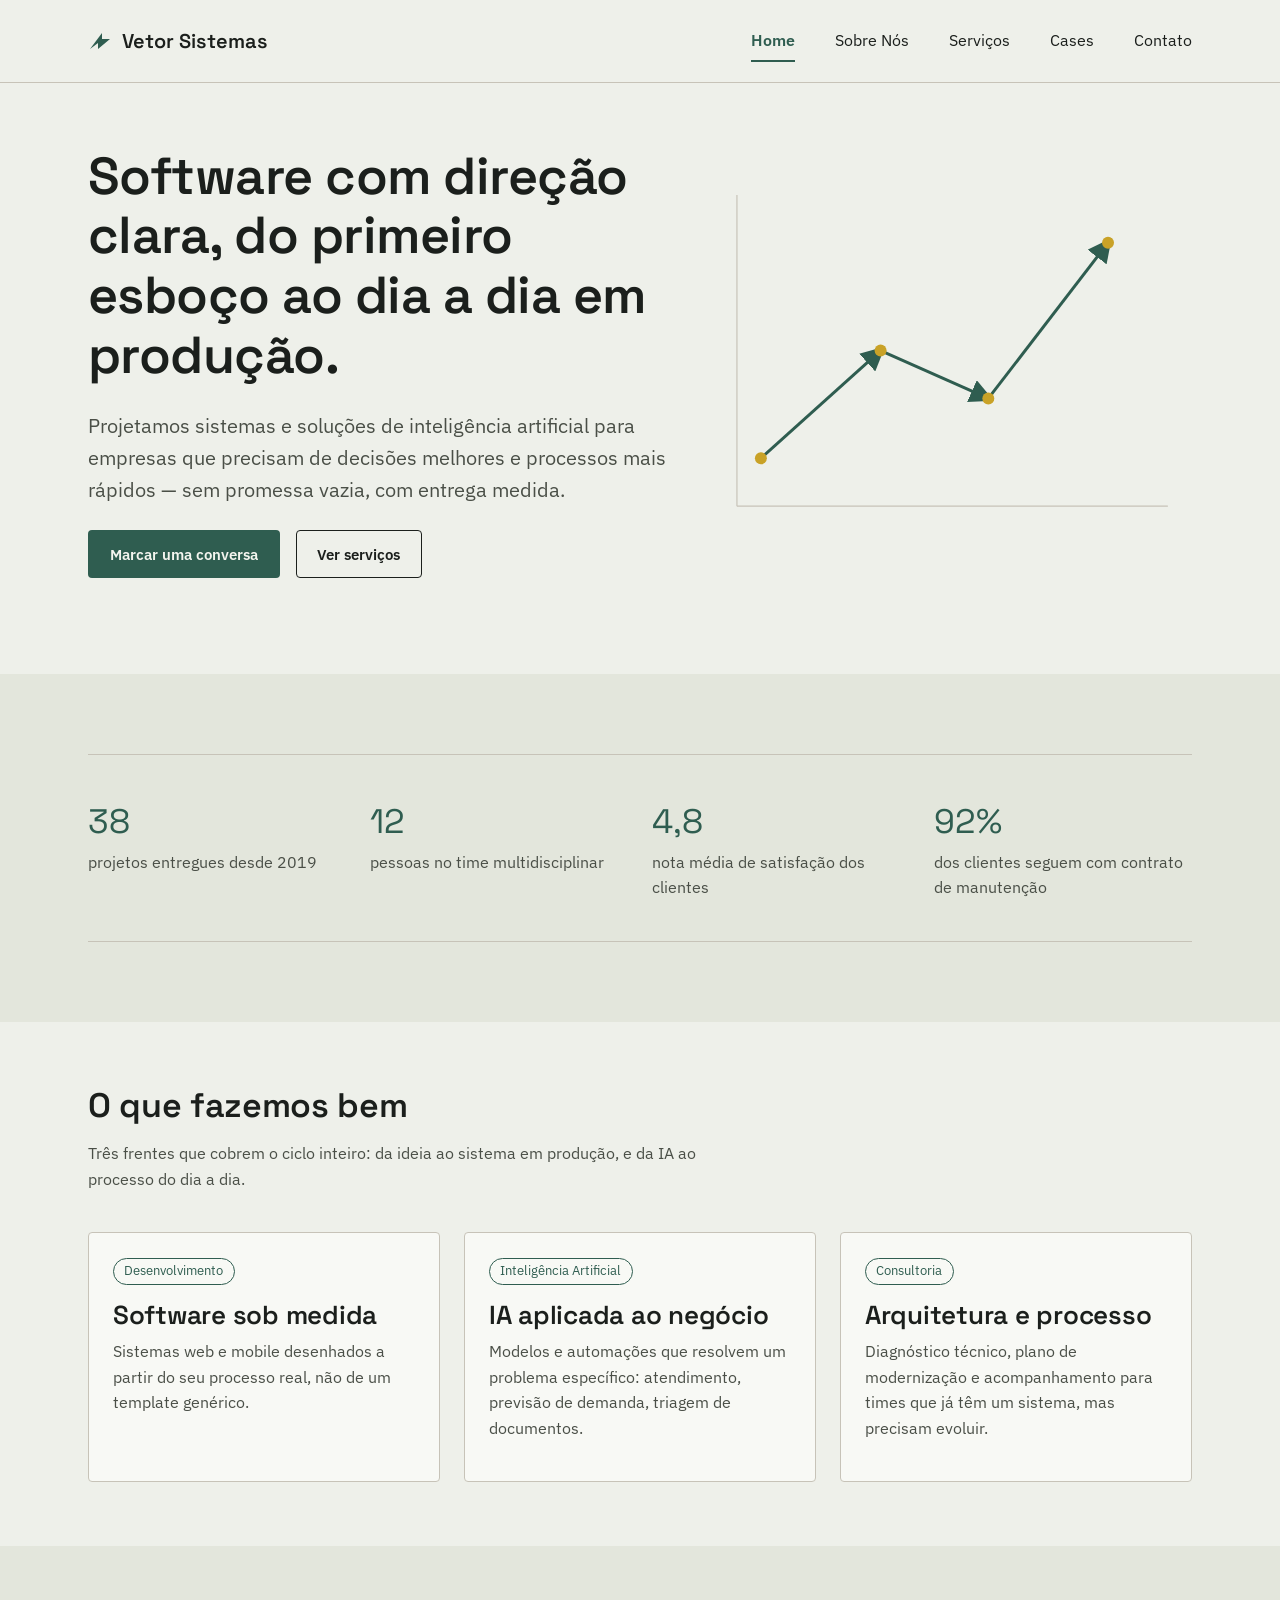
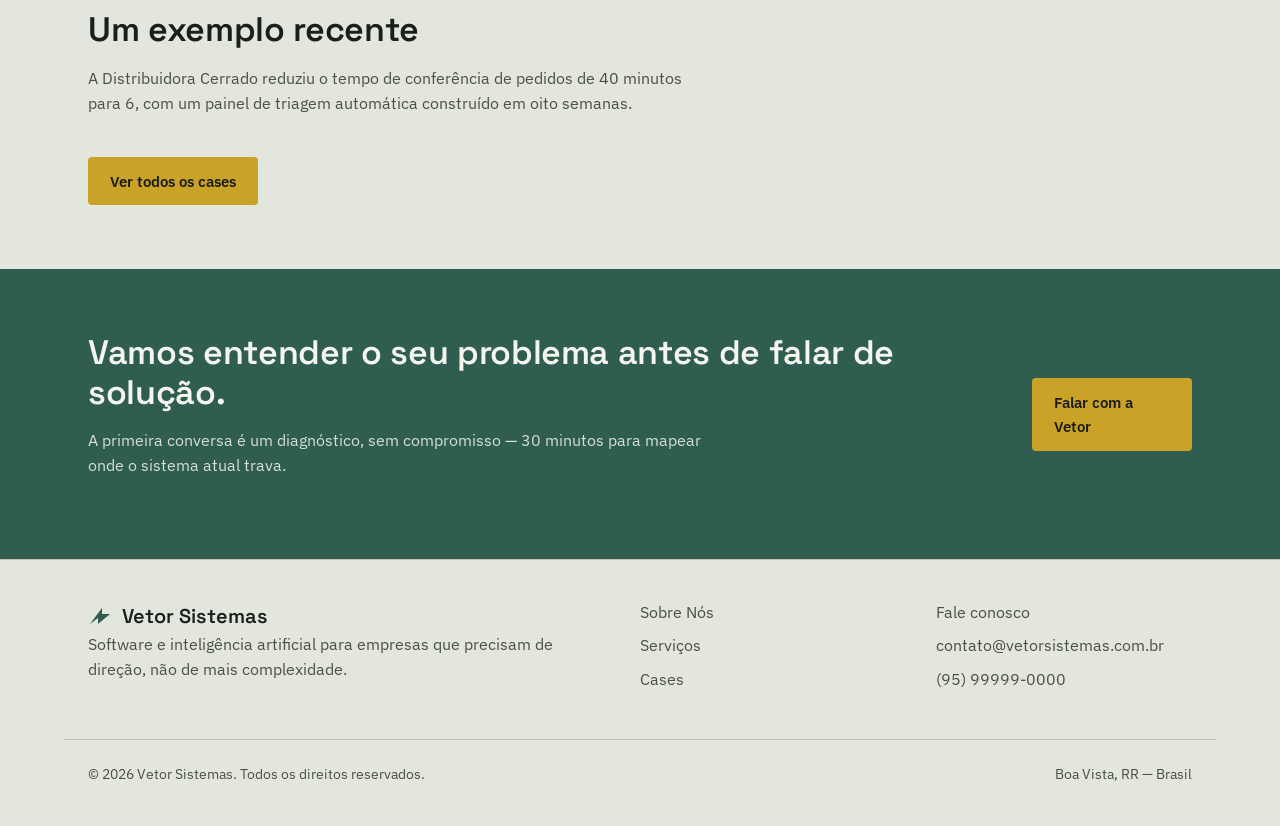
<file: index.html>
<!DOCTYPE html>
<html lang="pt-BR">
<head>
  <meta charset="UTF-8">
  <meta name="viewport" content="width=device-width, initial-scale=1.0">
  <title>Vetor Sistemas — Software e IA para o seu negócio crescer com direção</title>
  <meta name="description" content="A Vetor Sistemas desenha, constrói e mantém software sob medida e soluções de inteligência artificial para empresas que precisam de resultado, não de jargão.">
  <link rel="preconnect" href="https://fonts.googleapis.com">
  <link rel="preconnect" href="https://fonts.gstatic.com" crossorigin>
  <link href="https://fonts.googleapis.com/css2?family=IBM+Plex+Sans:wght@400;500;600&family=Space+Grotesk:wght@500;600;700&display=swap" rel="stylesheet">
  <link rel="stylesheet" href="style.css">
</head>
<body>
  <a class="skip-link" href="#conteudo">Pular para o conteúdo</a>

  <header class="site-header">
    <div class="wrap">
      <a class="brand" href="index.html">
        <svg class="brand-mark" viewBox="0 0 24 24" aria-hidden="true"><path d="M2 20 L14 4 L14 10 L22 10 L10 20 L10 14 L2 20 Z"/></svg>
        Vetor Sistemas
      </a>
      <button class="nav-toggle" aria-expanded="false" aria-controls="menu-principal">
        <span class="bar"></span>
        Menu
      </button>
      <nav class="primary-nav" id="menu-principal" aria-label="Navegação principal">
        <ul>
          <li><a href="index.html" aria-current="page">Home</a></li>
          <li><a href="sobre.html">Sobre Nós</a></li>
          <li><a href="servicos.html">Serviços</a></li>
          <li><a href="cases.html">Cases</a></li>
          <li><a href="contato.html">Contato</a></li>
        </ul>
      </nav>
    </div>
  </header>

  <main id="conteudo">
    <section class="hero">
      <div class="wrap">
        <div class="hero-copy">
          <h1>Software com direção clara, do primeiro esboço ao dia a dia em produção.</h1>
          <p class="lede">Projetamos sistemas e soluções de inteligência artificial para empresas que precisam de decisões melhores e processos mais rápidos — sem promessa vazia, com entrega medida.</p>
          <div class="hero-actions">
            <a class="btn btn-primary" href="contato.html">Marcar uma conversa</a>
            <a class="btn btn-outline" href="servicos.html">Ver serviços</a>
          </div>
        </div>
        <svg class="hero-diagram" viewBox="0 0 400 320" role="img" aria-label="Diagrama de vetores conectando pontos, representando dados sendo direcionados através de um sistema">
          <defs>
            <marker id="seta" markerWidth="8" markerHeight="8" refX="6" refY="4" orient="auto">
              <path d="M0,0 L8,4 L0,8 Z" fill="#2f5d50"/>
            </marker>
          </defs>
          <g stroke="#c7c3b8" stroke-width="1" fill="none">
            <line x1="20" y1="280" x2="380" y2="280"></line>
            <line x1="20" y1="20" x2="20" y2="280"></line>
          </g>
          <g stroke="#2f5d50" stroke-width="2.5" fill="none" marker-end="url(#seta)">
            <line x1="40" y1="240" x2="140" y2="150"></line>
            <line x1="140" y1="150" x2="230" y2="190"></line>
            <line x1="230" y1="190" x2="330" y2="60"></line>
          </g>
          <g fill="#c9a227">
            <circle cx="40" cy="240" r="5"></circle>
            <circle cx="140" cy="150" r="5"></circle>
            <circle cx="230" cy="190" r="5"></circle>
            <circle cx="330" cy="60" r="5"></circle>
          </g>
        </svg>
      </div>
    </section>

    <section class="section-alt">
      <div class="wrap">
        <dl class="stats">
          <div class="stat">
            <dt>38</dt>
            <dd>projetos entregues desde 2019</dd>
          </div>
          <div class="stat">
            <dt>12</dt>
            <dd>pessoas no time multidisciplinar</dd>
          </div>
          <div class="stat">
            <dt>4,8</dt>
            <dd>nota média de satisfação dos clientes</dd>
          </div>
          <div class="stat">
            <dt>92%</dt>
            <dd>dos clientes seguem com contrato de manutenção</dd>
          </div>
        </dl>
      </div>
    </section>

    <section>
      <div class="wrap">
        <div class="section-head">
          <h2>O que fazemos bem</h2>
          <p>Três frentes que cobrem o ciclo inteiro: da ideia ao sistema em produção, e da IA ao processo do dia a dia.</p>
        </div>
        <div class="grid grid-3">
          <article class="card">
            <span class="tag">Desenvolvimento</span>
            <h3>Software sob medida</h3>
            <p>Sistemas web e mobile desenhados a partir do seu processo real, não de um template genérico.</p>
          </article>
          <article class="card">
            <span class="tag">Inteligência Artificial</span>
            <h3>IA aplicada ao negócio</h3>
            <p>Modelos e automações que resolvem um problema específico: atendimento, previsão de demanda, triagem de documentos.</p>
          </article>
          <article class="card">
            <span class="tag">Consultoria</span>
            <h3>Arquitetura e processo</h3>
            <p>Diagnóstico técnico, plano de modernização e acompanhamento para times que já têm um sistema, mas precisam evoluir.</p>
          </article>
        </div>
      </div>
    </section>

    <section class="section-alt">
      <div class="wrap">
        <div class="section-head">
          <h2>Um exemplo recente</h2>
          <p>A Distribuidora Cerrado reduziu o tempo de conferência de pedidos de 40 minutos para 6, com um painel de triagem automática construído em oito semanas.</p>
        </div>
        <a class="btn btn-accent" href="cases.html">Ver todos os cases</a>
      </div>
    </section>

    <section class="cta-band">
      <div class="wrap">
        <div>
          <h2>Vamos entender o seu problema antes de falar de solução.</h2>
          <p>A primeira conversa é um diagnóstico, sem compromisso — 30 minutos para mapear onde o sistema atual trava.</p>
        </div>
        <a class="btn btn-accent" href="contato.html">Falar com a Vetor</a>
      </div>
    </section>
  </main>

  <footer class="site-footer">
    <div class="wrap footer-grid">
      <div>
        <a class="brand" href="index.html">
          <svg class="brand-mark" viewBox="0 0 24 24" aria-hidden="true"><path d="M2 20 L14 4 L14 10 L22 10 L10 20 L10 14 L2 20 Z"/></svg>
          Vetor Sistemas
        </a>
        <p>Software e inteligência artificial para empresas que precisam de direção, não de mais complexidade.</p>
      </div>
      <nav class="footer-nav" aria-label="Mapa do site">
        <ul>
          <li><a href="sobre.html">Sobre Nós</a></li>
          <li><a href="servicos.html">Serviços</a></li>
          <li><a href="cases.html">Cases</a></li>
        </ul>
      </nav>
      <nav class="footer-nav" aria-label="Contato">
        <ul>
          <li><a href="contato.html">Fale conosco</a></li>
          <li><a href="mailto:contato@vetorsistemas.com.br">contato@vetorsistemas.com.br</a></li>
          <li><a href="tel:+5595999990000">(95) 99999-0000</a></li>
        </ul>
      </nav>
    </div>
    <div class="wrap footer-bottom">
      <span>© 2026 Vetor Sistemas. Todos os direitos reservados.</span>
      <span>Boa Vista, RR — Brasil</span>
    </div>
  </footer>

  <script src="script.js"></script>
</body>
</html>
</file>
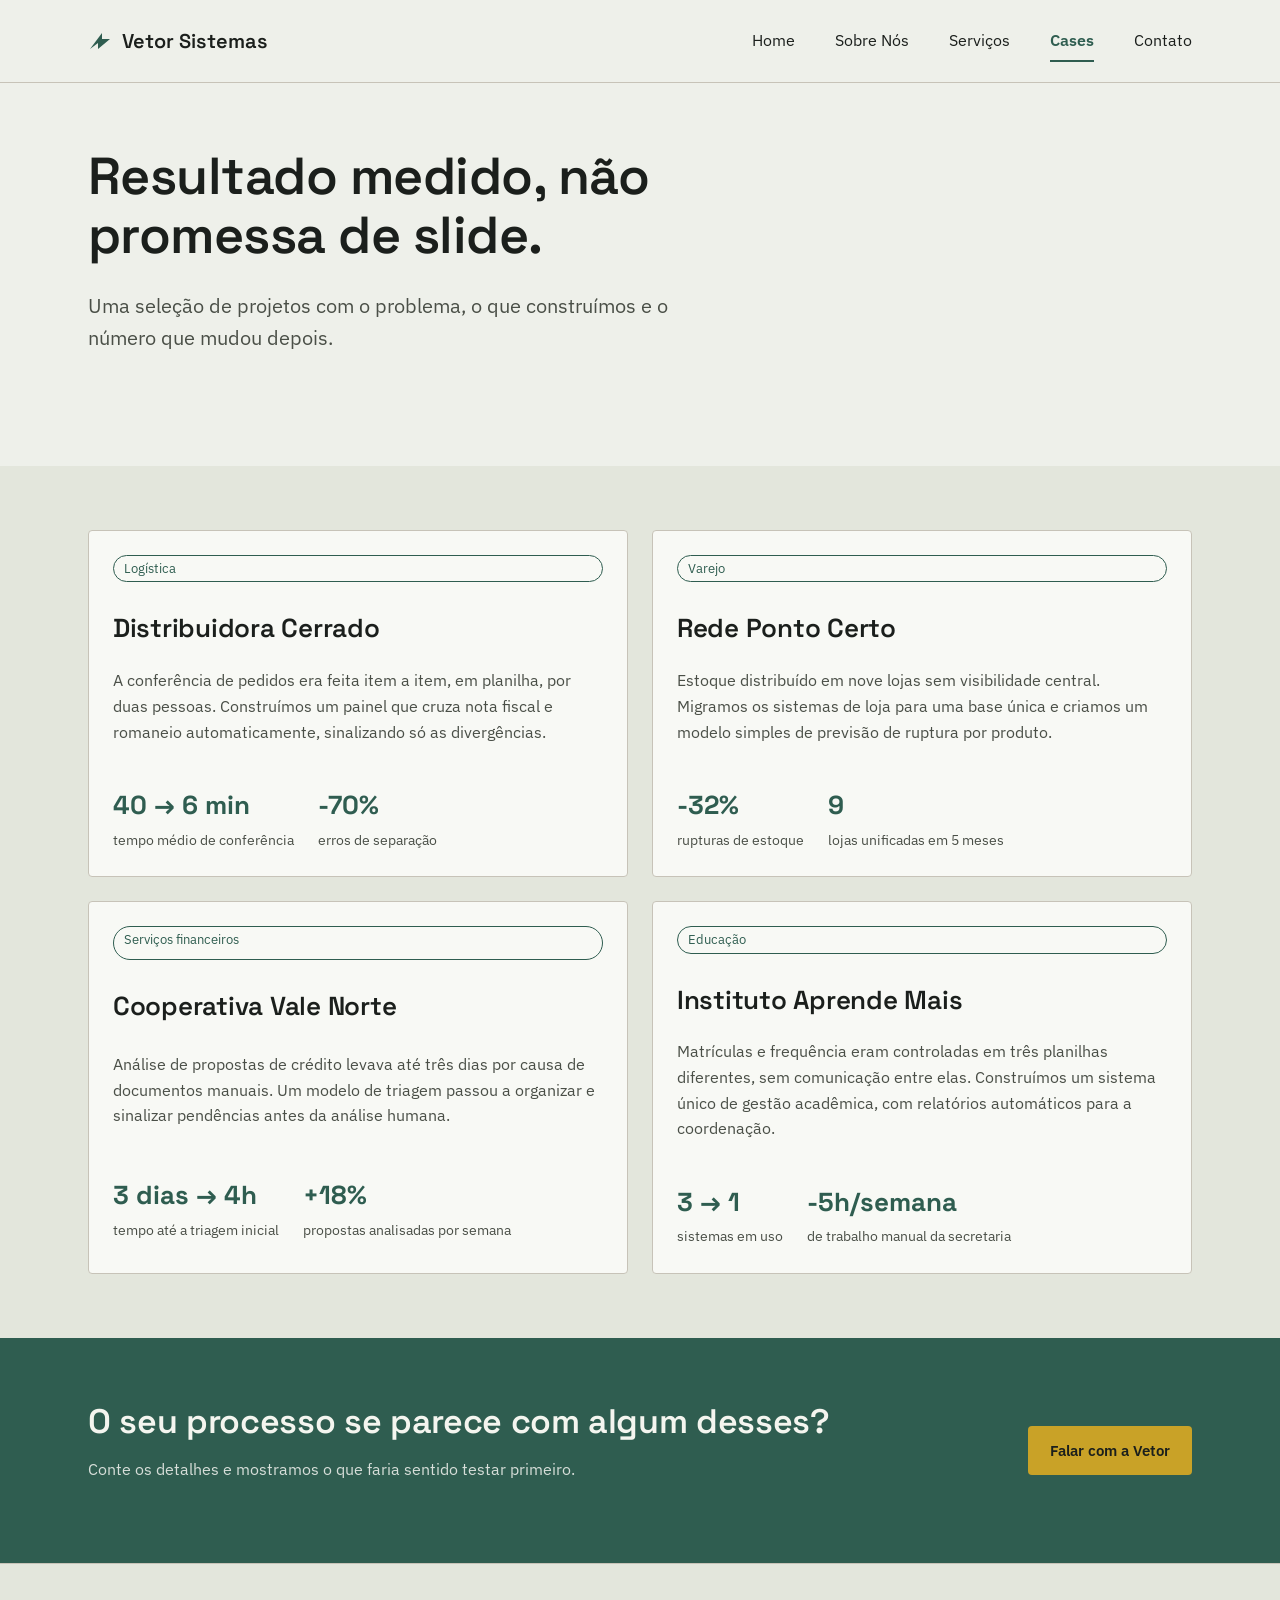
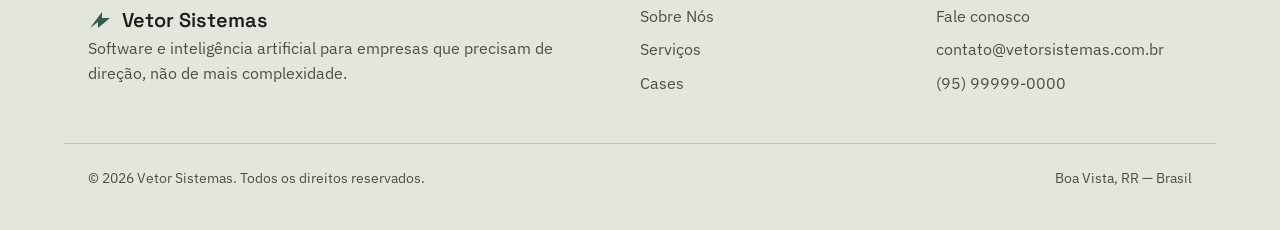
<file: cases.html>
<!DOCTYPE html>
<html lang="pt-BR">
<head>
  <meta charset="UTF-8">
  <meta name="viewport" content="width=device-width, initial-scale=1.0">
  <title>Cases — Vetor Sistemas</title>
  <meta name="description" content="Resultados reais de projetos de software e inteligência artificial entregues pela Vetor Sistemas.">
  <link rel="preconnect" href="https://fonts.googleapis.com">
  <link rel="preconnect" href="https://fonts.gstatic.com" crossorigin>
  <link href="https://fonts.googleapis.com/css2?family=IBM+Plex+Sans:wght@400;500;600&family=Space+Grotesk:wght@500;600;700&display=swap" rel="stylesheet">
  <link rel="stylesheet" href="style.css">
</head>
<body>
  <a class="skip-link" href="#conteudo">Pular para o conteúdo</a>

  <header class="site-header">
    <div class="wrap">
      <a class="brand" href="index.html">
        <svg class="brand-mark" viewBox="0 0 24 24" aria-hidden="true"><path d="M2 20 L14 4 L14 10 L22 10 L10 20 L10 14 L2 20 Z"/></svg>
        Vetor Sistemas
      </a>
      <button class="nav-toggle" aria-expanded="false" aria-controls="menu-principal">
        <span class="bar"></span>
        Menu
      </button>
      <nav class="primary-nav" id="menu-principal" aria-label="Navegação principal">
        <ul>
          <li><a href="index.html">Home</a></li>
          <li><a href="sobre.html">Sobre Nós</a></li>
          <li><a href="servicos.html">Serviços</a></li>
          <li><a href="cases.html" aria-current="page">Cases</a></li>
          <li><a href="contato.html">Contato</a></li>
        </ul>
      </nav>
    </div>
  </header>

  <main id="conteudo">
    <section class="hero">
      <div class="wrap">
        <div class="hero-copy">
          <h1>Resultado medido, não promessa de slide.</h1>
          <p class="lede">Uma seleção de projetos com o problema, o que construímos e o número que mudou depois.</p>
        </div>
      </div>
    </section>

    <section class="section-alt">
      <div class="wrap">
        <div class="grid grid-2">
          <article class="card case-card">
            <span class="tag">Logística</span>
            <h3>Distribuidora Cerrado</h3>
            <p>A conferência de pedidos era feita item a item, em planilha, por duas pessoas. Construímos um painel que cruza nota fiscal e romaneio automaticamente, sinalizando só as divergências.</p>
            <div class="case-metrics">
              <div>
                <strong>40 → 6 min</strong>
                <span>tempo médio de conferência</span>
              </div>
              <div>
                <strong>-70%</strong>
                <span>erros de separação</span>
              </div>
            </div>
          </article>

          <article class="card case-card">
            <span class="tag">Varejo</span>
            <h3>Rede Ponto Certo</h3>
            <p>Estoque distribuído em nove lojas sem visibilidade central. Migramos os sistemas de loja para uma base única e criamos um modelo simples de previsão de ruptura por produto.</p>
            <div class="case-metrics">
              <div>
                <strong>-32%</strong>
                <span>rupturas de estoque</span>
              </div>
              <div>
                <strong>9</strong>
                <span>lojas unificadas em 5 meses</span>
              </div>
            </div>
          </article>

          <article class="card case-card">
            <span class="tag">Serviços financeiros</span>
            <h3>Cooperativa Vale Norte</h3>
            <p>Análise de propostas de crédito levava até três dias por causa de documentos manuais. Um modelo de triagem passou a organizar e sinalizar pendências antes da análise humana.</p>
            <div class="case-metrics">
              <div>
                <strong>3 dias → 4h</strong>
                <span>tempo até a triagem inicial</span>
              </div>
              <div>
                <strong>+18%</strong>
                <span>propostas analisadas por semana</span>
              </div>
            </div>
          </article>

          <article class="card case-card">
            <span class="tag">Educação</span>
            <h3>Instituto Aprende Mais</h3>
            <p>Matrículas e frequência eram controladas em três planilhas diferentes, sem comunicação entre elas. Construímos um sistema único de gestão acadêmica, com relatórios automáticos para a coordenação.</p>
            <div class="case-metrics">
              <div>
                <strong>3 → 1</strong>
                <span>sistemas em uso</span>
              </div>
              <div>
                <strong>-5h/semana</strong>
                <span>de trabalho manual da secretaria</span>
              </div>
            </div>
          </article>
        </div>
      </div>
    </section>

    <section class="cta-band">
      <div class="wrap">
        <div>
          <h2>O seu processo se parece com algum desses?</h2>
          <p>Conte os detalhes e mostramos o que faria sentido testar primeiro.</p>
        </div>
        <a class="btn btn-accent" href="contato.html">Falar com a Vetor</a>
      </div>
    </section>
  </main>

  <footer class="site-footer">
    <div class="wrap footer-grid">
      <div>
        <a class="brand" href="index.html">
          <svg class="brand-mark" viewBox="0 0 24 24" aria-hidden="true"><path d="M2 20 L14 4 L14 10 L22 10 L10 20 L10 14 L2 20 Z"/></svg>
          Vetor Sistemas
        </a>
        <p>Software e inteligência artificial para empresas que precisam de direção, não de mais complexidade.</p>
      </div>
      <nav class="footer-nav" aria-label="Mapa do site">
        <ul>
          <li><a href="sobre.html">Sobre Nós</a></li>
          <li><a href="servicos.html">Serviços</a></li>
          <li><a href="cases.html">Cases</a></li>
        </ul>
      </nav>
      <nav class="footer-nav" aria-label="Contato">
        <ul>
          <li><a href="contato.html">Fale conosco</a></li>
          <li><a href="mailto:contato@vetorsistemas.com.br">contato@vetorsistemas.com.br</a></li>
          <li><a href="tel:+5595999990000">(95) 99999-0000</a></li>
        </ul>
      </nav>
    </div>
    <div class="wrap footer-bottom">
      <span>© 2026 Vetor Sistemas. Todos os direitos reservados.</span>
      <span>Boa Vista, RR — Brasil</span>
    </div>
  </footer>

  <script src="script.js"></script>
</body>
</html>
</file>
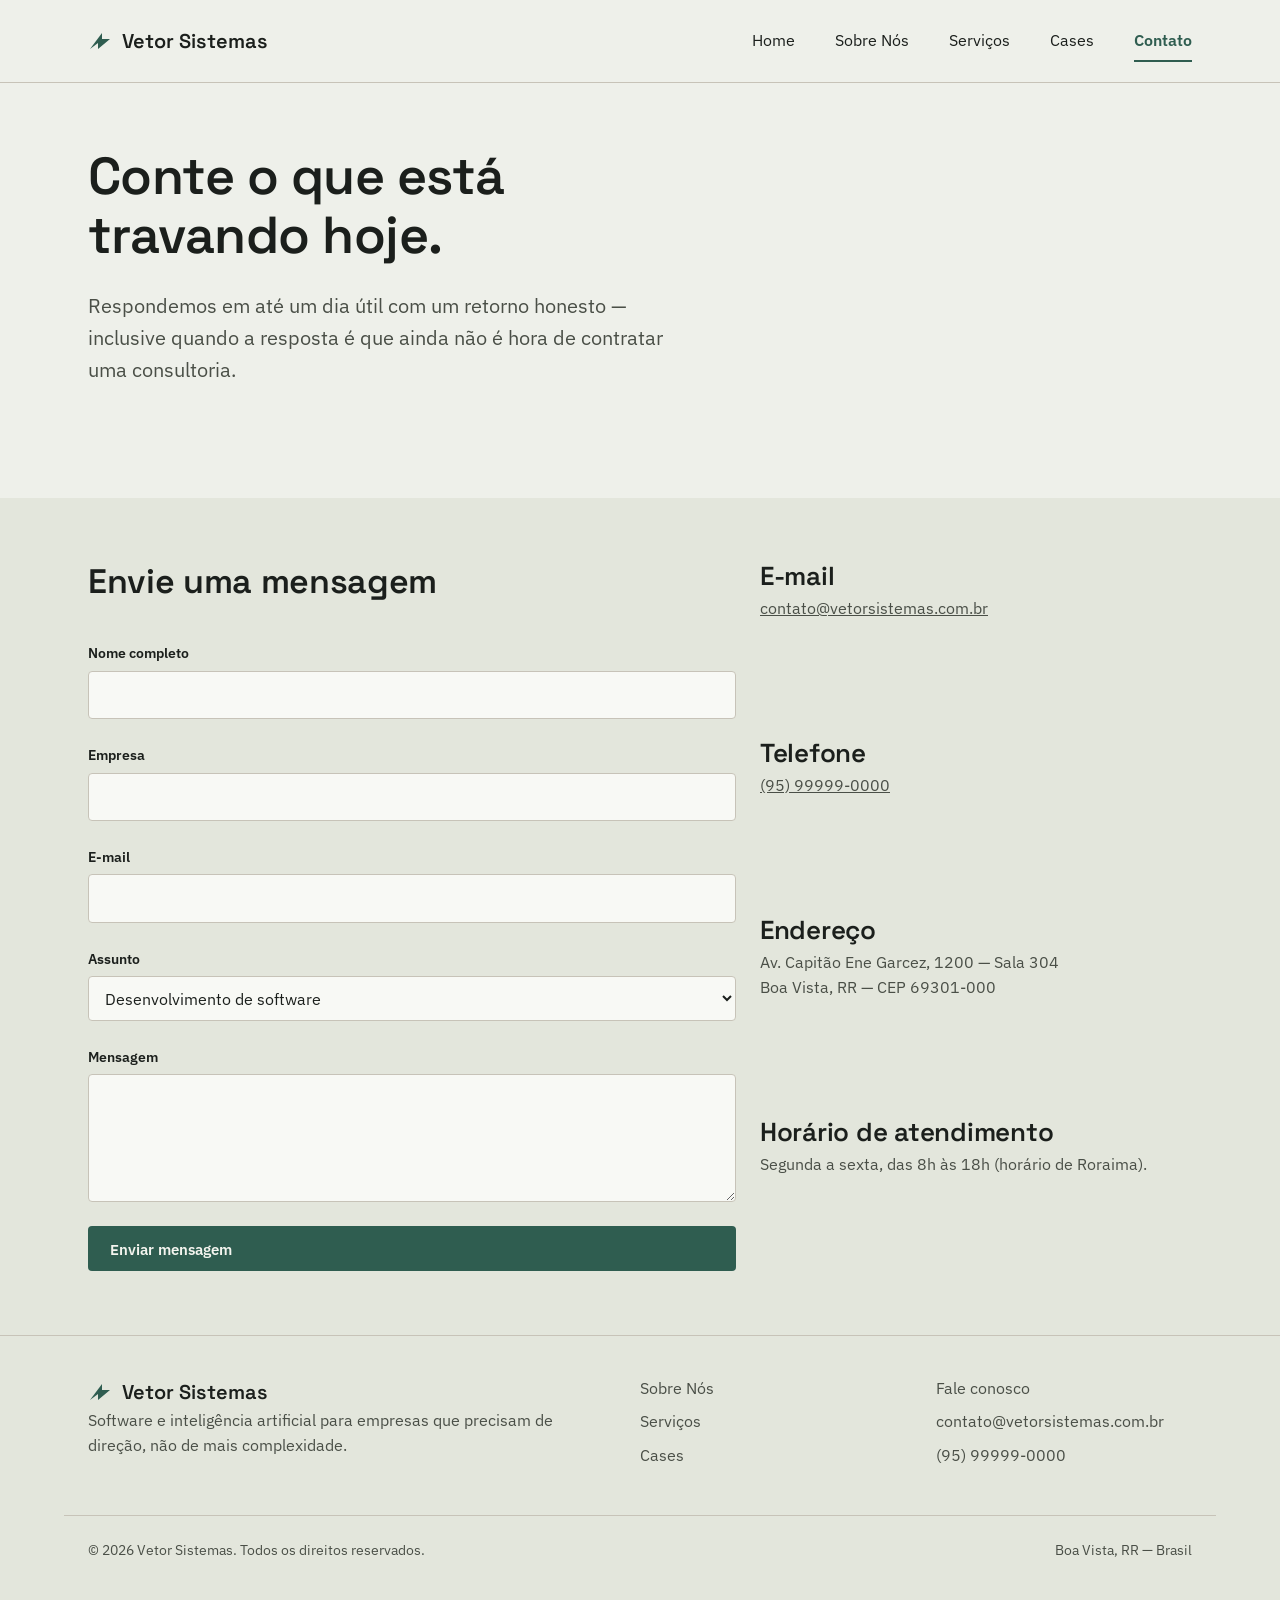
<file: contato.html>
<!DOCTYPE html>
<html lang="pt-BR">
<head>
  <meta charset="UTF-8">
  <meta name="viewport" content="width=device-width, initial-scale=1.0">
  <title>Contato — Vetor Sistemas</title>
  <meta name="description" content="Fale com a Vetor Sistemas para marcar um diagnóstico inicial sobre software ou inteligência artificial para sua empresa.">
  <link rel="preconnect" href="https://fonts.googleapis.com">
  <link rel="preconnect" href="https://fonts.gstatic.com" crossorigin>
  <link href="https://fonts.googleapis.com/css2?family=IBM+Plex+Sans:wght@400;500;600&family=Space+Grotesk:wght@500;600;700&display=swap" rel="stylesheet">
  <link rel="stylesheet" href="style.css">
</head>
<body>
  <a class="skip-link" href="#conteudo">Pular para o conteúdo</a>

  <header class="site-header">
    <div class="wrap">
      <a class="brand" href="index.html">
        <svg class="brand-mark" viewBox="0 0 24 24" aria-hidden="true"><path d="M2 20 L14 4 L14 10 L22 10 L10 20 L10 14 L2 20 Z"/></svg>
        Vetor Sistemas
      </a>
      <button class="nav-toggle" aria-expanded="false" aria-controls="menu-principal">
        <span class="bar"></span>
        Menu
      </button>
      <nav class="primary-nav" id="menu-principal" aria-label="Navegação principal">
        <ul>
          <li><a href="index.html">Home</a></li>
          <li><a href="sobre.html">Sobre Nós</a></li>
          <li><a href="servicos.html">Serviços</a></li>
          <li><a href="cases.html">Cases</a></li>
          <li><a href="contato.html" aria-current="page">Contato</a></li>
        </ul>
      </nav>
    </div>
  </header>

  <main id="conteudo">
    <section class="hero">
      <div class="wrap">
        <div class="hero-copy">
          <h1>Conte o que está travando hoje.</h1>
          <p class="lede">Respondemos em até um dia útil com um retorno honesto — inclusive quando a resposta é que ainda não é hora de contratar uma consultoria.</p>
        </div>
      </div>
    </section>

    <section class="section-alt">
      <div class="wrap contato-layout grid grid-2">
        <form class="form-grid" action="#" method="post">
          <h2>Envie uma mensagem</h2>
          <div class="field">
            <label for="nome">Nome completo</label>
            <input type="text" id="nome" name="nome" autocomplete="name" required>
          </div>
          <div class="field">
            <label for="empresa">Empresa</label>
            <input type="text" id="empresa" name="empresa" autocomplete="organization">
          </div>
          <div class="field">
            <label for="email">E-mail</label>
            <input type="email" id="email" name="email" autocomplete="email" required>
          </div>
          <div class="field">
            <label for="assunto">Assunto</label>
            <select id="assunto" name="assunto">
              <option value="desenvolvimento">Desenvolvimento de software</option>
              <option value="ia">Inteligência artificial</option>
              <option value="consultoria">Consultoria e arquitetura</option>
              <option value="outro">Outro assunto</option>
            </select>
          </div>
          <div class="field">
            <label for="mensagem">Mensagem</label>
            <textarea id="mensagem" name="mensagem" required></textarea>
          </div>
          <button class="btn btn-primary" type="submit">Enviar mensagem</button>
        </form>

        <div class="contact-info">
          <div>
            <h3>E-mail</h3>
            <p><a href="mailto:contato@vetorsistemas.com.br">contato@vetorsistemas.com.br</a></p>
          </div>
          <div>
            <h3>Telefone</h3>
            <p><a href="tel:+5595999990000">(95) 99999-0000</a></p>
          </div>
          <div>
            <h3>Endereço</h3>
            <p>Av. Capitão Ene Garcez, 1200 — Sala 304<br>Boa Vista, RR — CEP 69301-000</p>
          </div>
          <div>
            <h3>Horário de atendimento</h3>
            <p>Segunda a sexta, das 8h às 18h (horário de Roraima).</p>
          </div>
        </div>
      </div>
    </section>
  </main>

  <footer class="site-footer">
    <div class="wrap footer-grid">
      <div>
        <a class="brand" href="index.html">
          <svg class="brand-mark" viewBox="0 0 24 24" aria-hidden="true"><path d="M2 20 L14 4 L14 10 L22 10 L10 20 L10 14 L2 20 Z"/></svg>
          Vetor Sistemas
        </a>
        <p>Software e inteligência artificial para empresas que precisam de direção, não de mais complexidade.</p>
      </div>
      <nav class="footer-nav" aria-label="Mapa do site">
        <ul>
          <li><a href="sobre.html">Sobre Nós</a></li>
          <li><a href="servicos.html">Serviços</a></li>
          <li><a href="cases.html">Cases</a></li>
        </ul>
      </nav>
      <nav class="footer-nav" aria-label="Contato">
        <ul>
          <li><a href="contato.html">Fale conosco</a></li>
          <li><a href="mailto:contato@vetorsistemas.com.br">contato@vetorsistemas.com.br</a></li>
          <li><a href="tel:+5595999990000">(95) 99999-0000</a></li>
        </ul>
      </nav>
    </div>
    <div class="wrap footer-bottom">
      <span>© 2026 Vetor Sistemas. Todos os direitos reservados.</span>
      <span>Boa Vista, RR — Brasil</span>
    </div>
  </footer>

  <script src="script.js"></script>
</body>
</html>
</file>
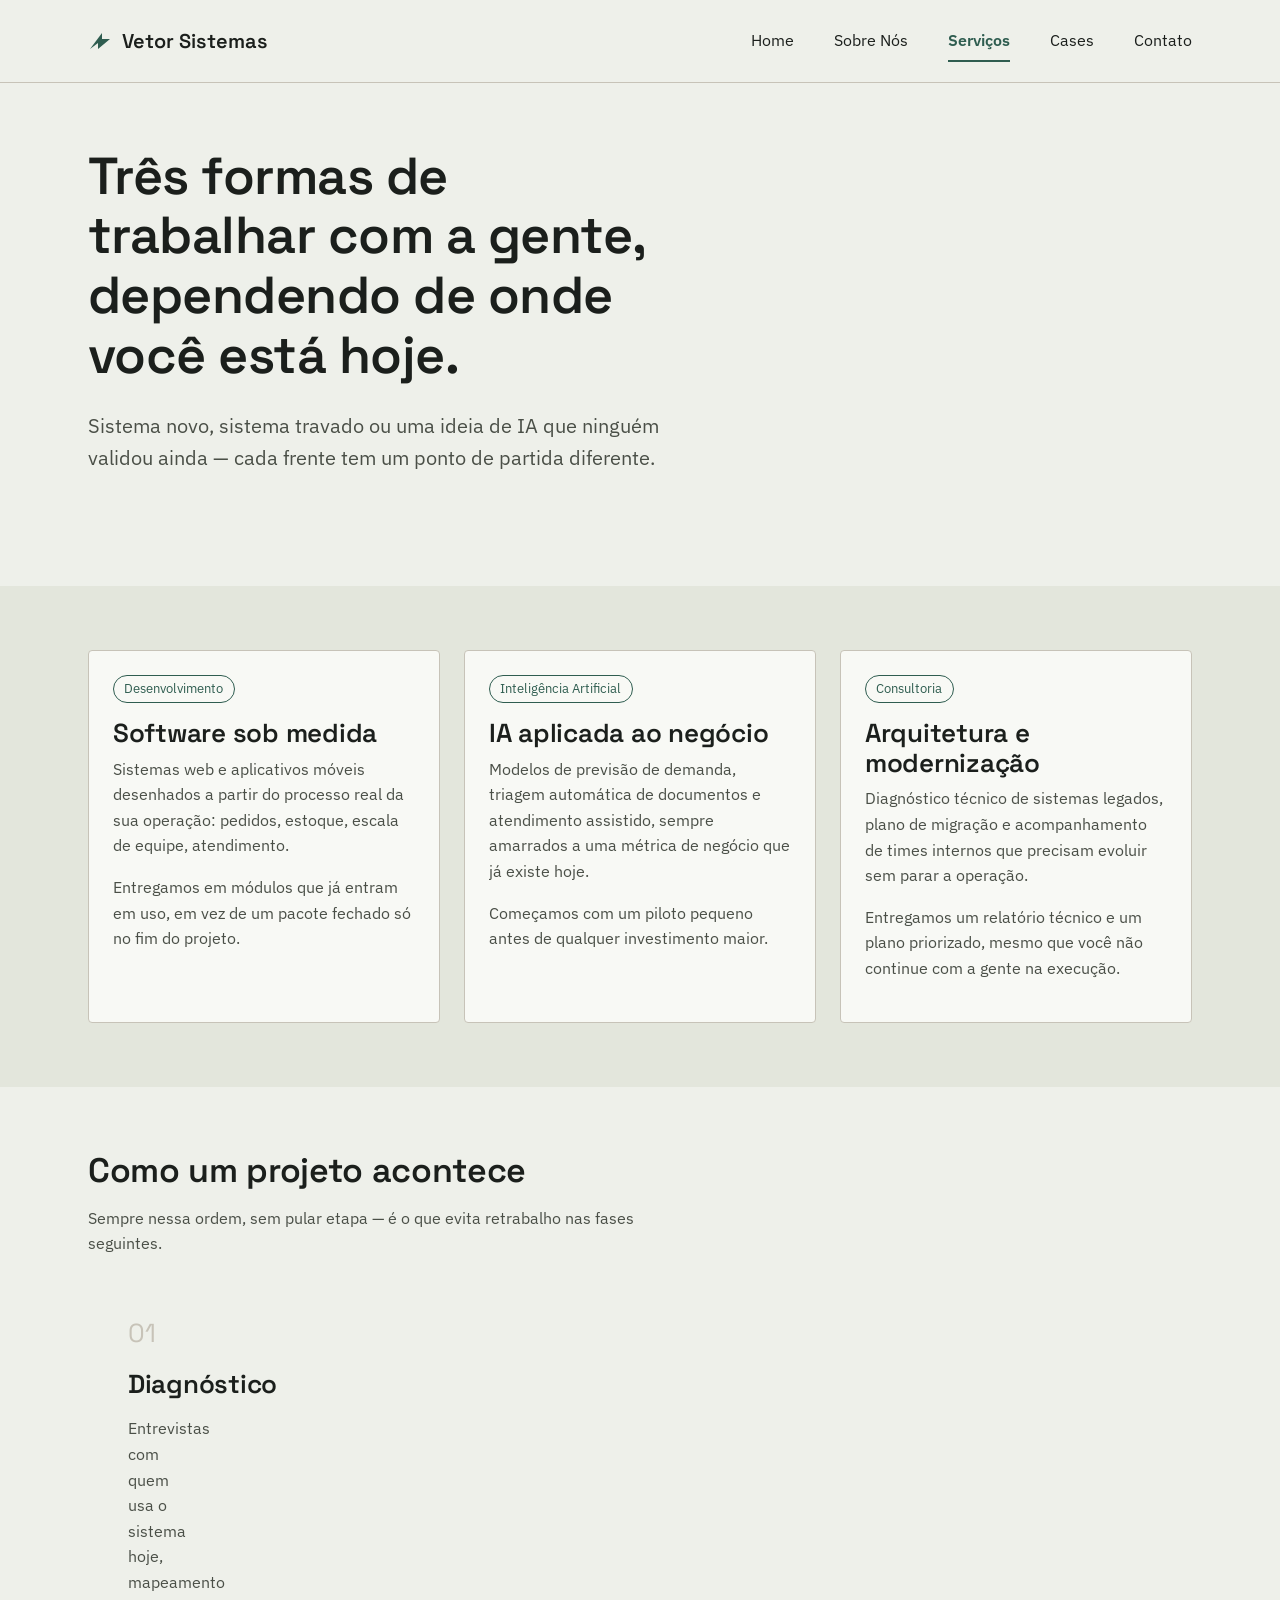
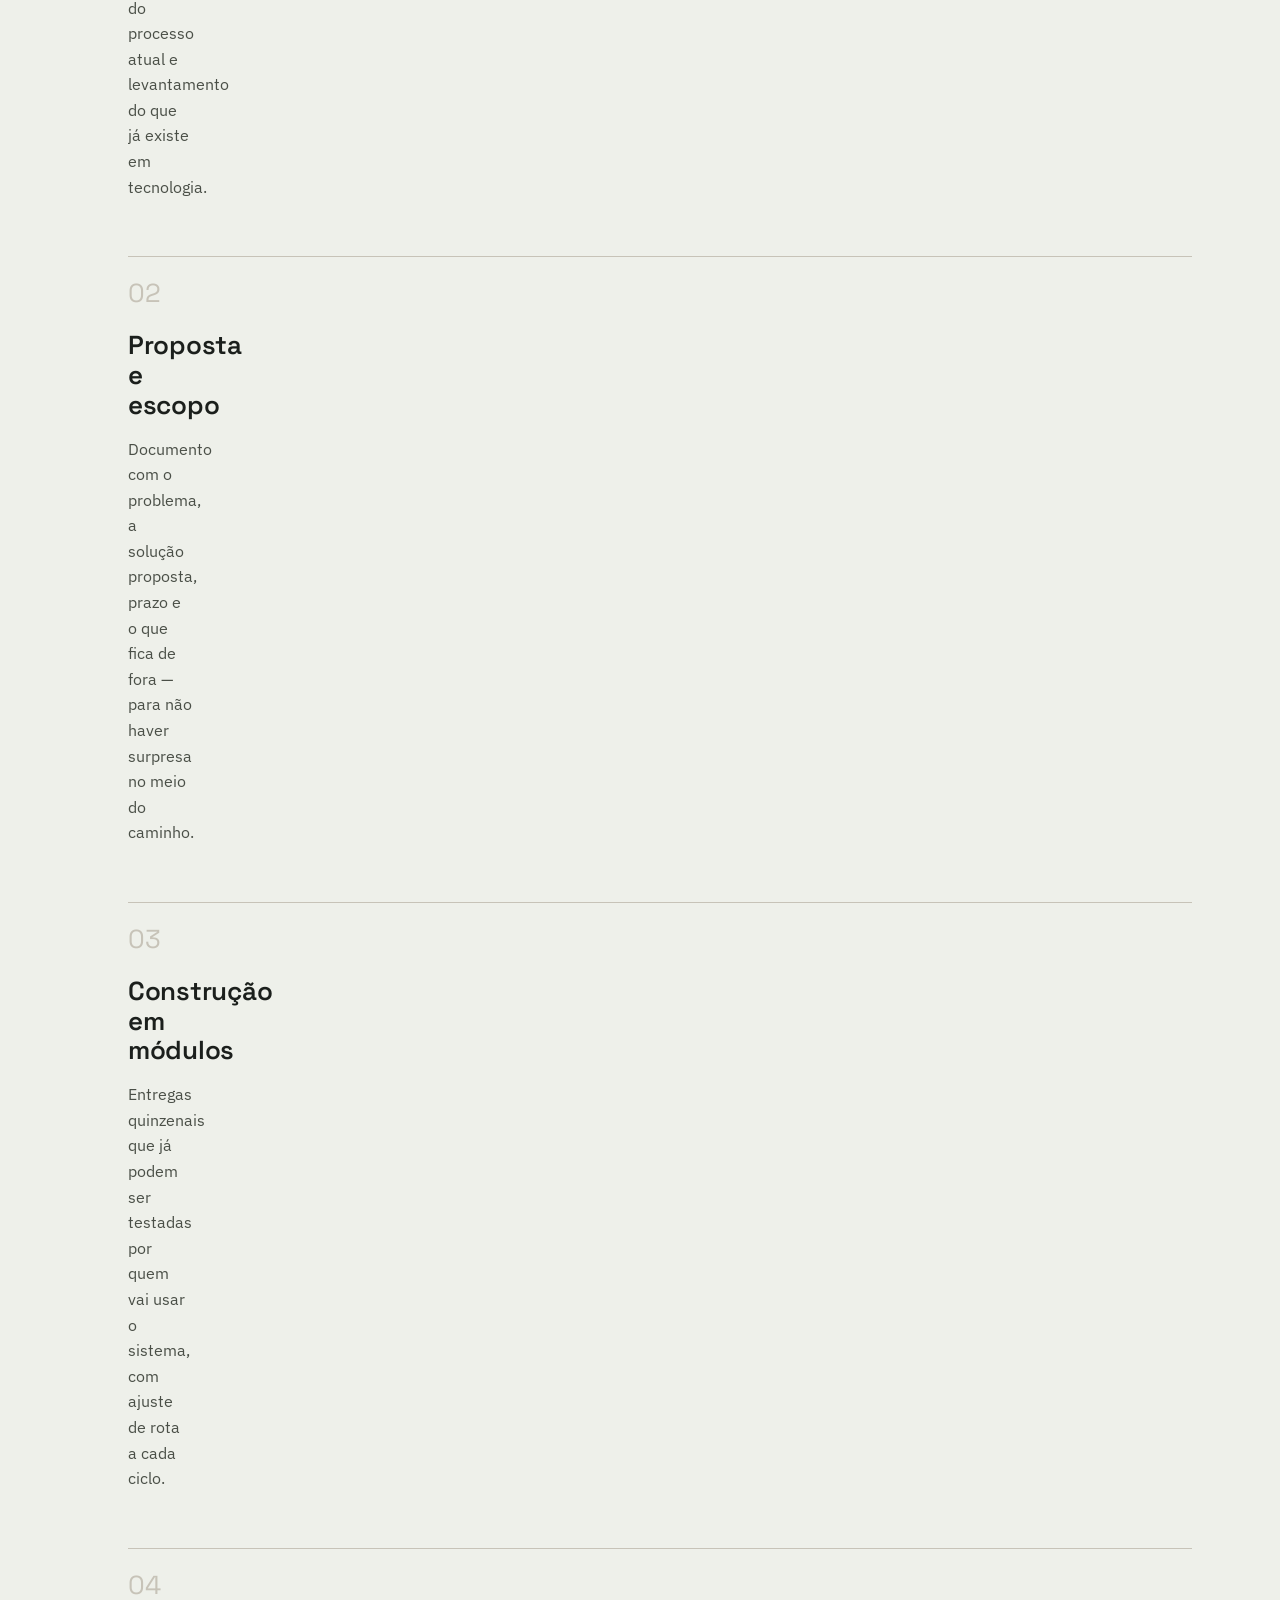
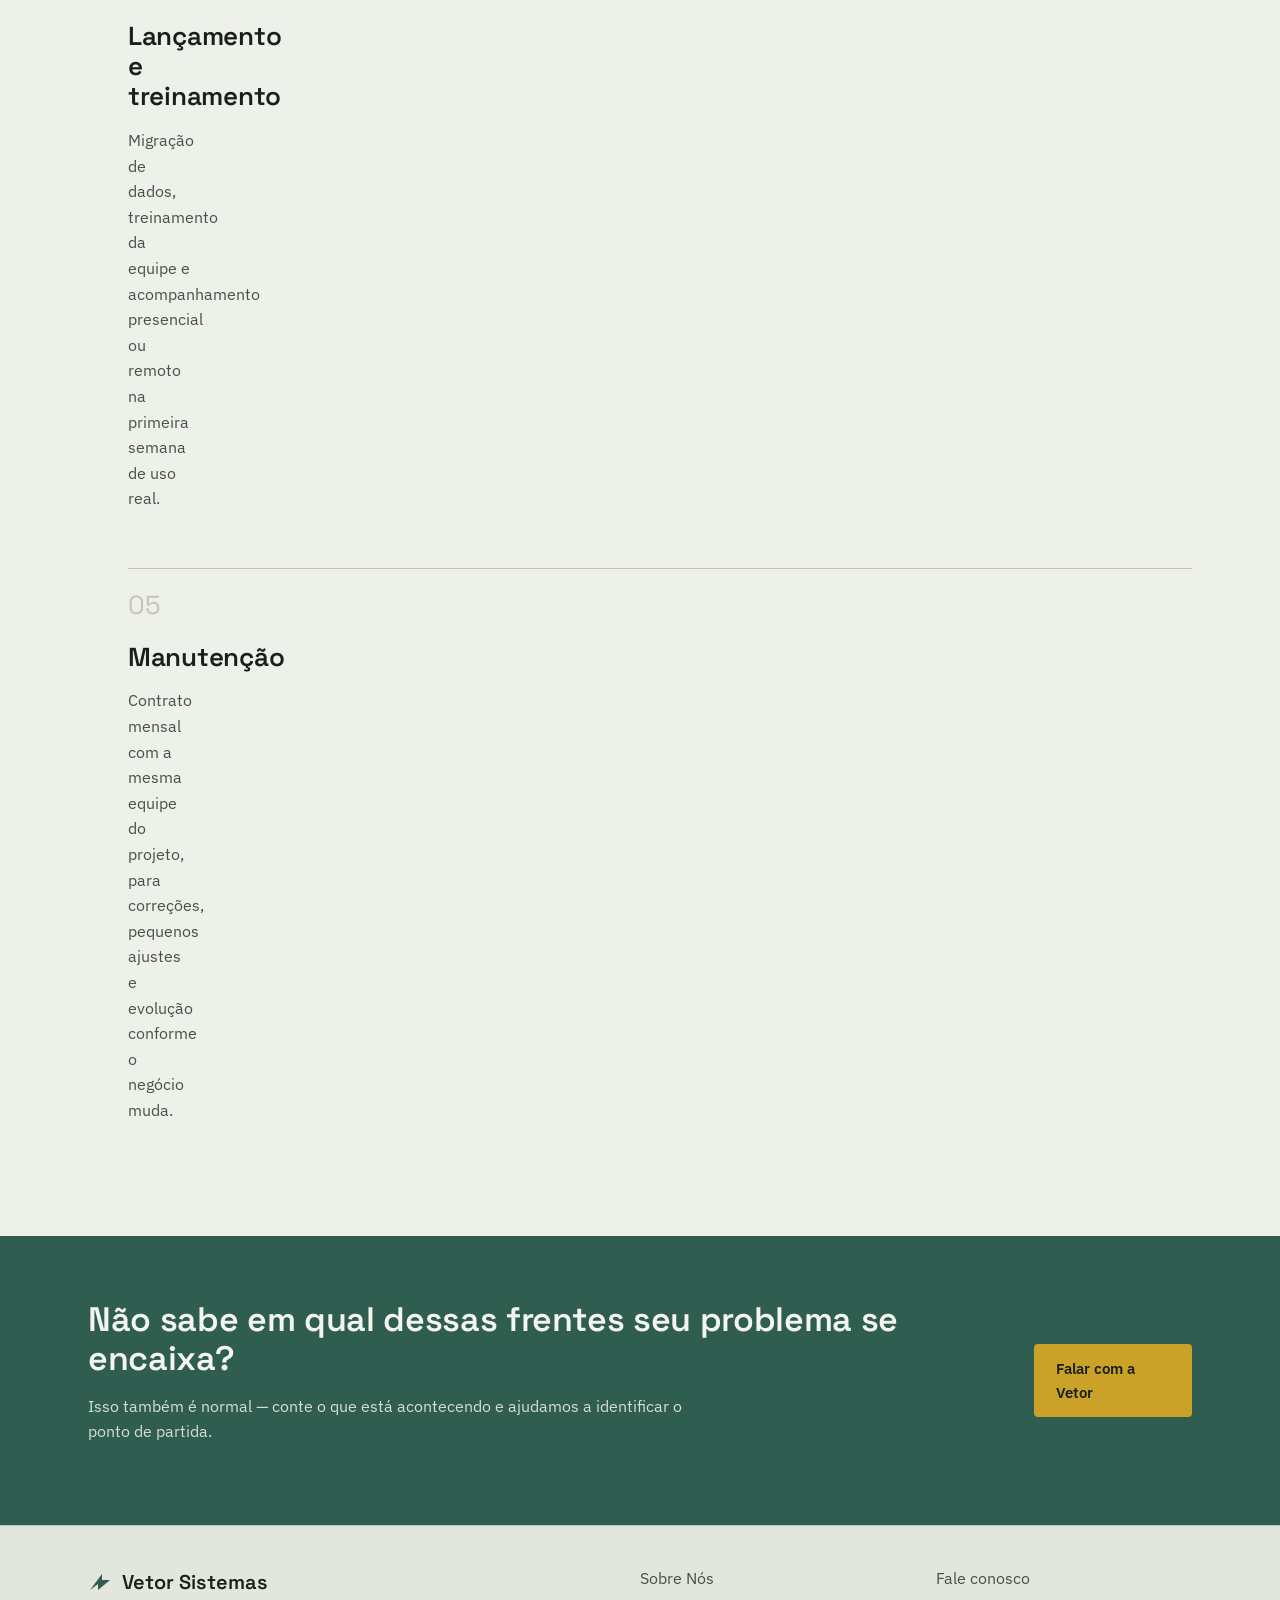
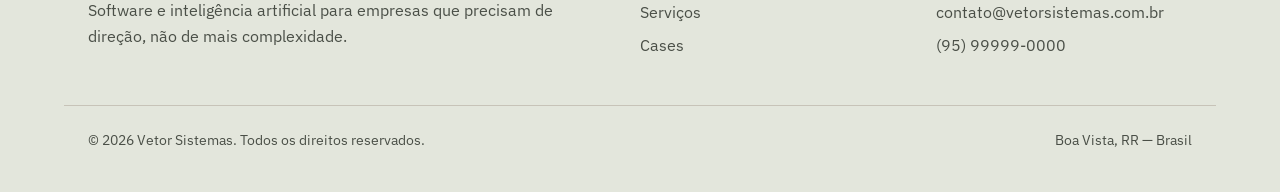
<file: servicos.html>
<!DOCTYPE html>
<html lang="pt-BR">
<head>
  <meta charset="UTF-8">
  <meta name="viewport" content="width=device-width, initial-scale=1.0">
  <title>Serviços — Vetor Sistemas</title>
  <meta name="description" content="Desenvolvimento de software sob medida, soluções de inteligência artificial e consultoria em arquitetura de sistemas.">
  <link rel="preconnect" href="https://fonts.googleapis.com">
  <link rel="preconnect" href="https://fonts.gstatic.com" crossorigin>
  <link href="https://fonts.googleapis.com/css2?family=IBM+Plex+Sans:wght@400;500;600&family=Space+Grotesk:wght@500;600;700&display=swap" rel="stylesheet">
  <link rel="stylesheet" href="style.css">
</head>
<body>
  <a class="skip-link" href="#conteudo">Pular para o conteúdo</a>

  <header class="site-header">
    <div class="wrap">
      <a class="brand" href="index.html">
        <svg class="brand-mark" viewBox="0 0 24 24" aria-hidden="true"><path d="M2 20 L14 4 L14 10 L22 10 L10 20 L10 14 L2 20 Z"/></svg>
        Vetor Sistemas
      </a>
      <button class="nav-toggle" aria-expanded="false" aria-controls="menu-principal">
        <span class="bar"></span>
        Menu
      </button>
      <nav class="primary-nav" id="menu-principal" aria-label="Navegação principal">
        <ul>
          <li><a href="index.html">Home</a></li>
          <li><a href="sobre.html">Sobre Nós</a></li>
          <li><a href="servicos.html" aria-current="page">Serviços</a></li>
          <li><a href="cases.html">Cases</a></li>
          <li><a href="contato.html">Contato</a></li>
        </ul>
      </nav>
    </div>
  </header>

  <main id="conteudo">
    <section class="hero">
      <div class="wrap">
        <div class="hero-copy">
          <h1>Três formas de trabalhar com a gente, dependendo de onde você está hoje.</h1>
          <p class="lede">Sistema novo, sistema travado ou uma ideia de IA que ninguém validou ainda — cada frente tem um ponto de partida diferente.</p>
        </div>
      </div>
    </section>

    <section class="section-alt">
      <div class="wrap">
        <div class="grid grid-3">
          <article class="card">
            <span class="tag">Desenvolvimento</span>
            <h3>Software sob medida</h3>
            <p>Sistemas web e aplicativos móveis desenhados a partir do processo real da sua operação: pedidos, estoque, escala de equipe, atendimento.</p>
            <p>Entregamos em módulos que já entram em uso, em vez de um pacote fechado só no fim do projeto.</p>
          </article>
          <article class="card">
            <span class="tag">Inteligência Artificial</span>
            <h3>IA aplicada ao negócio</h3>
            <p>Modelos de previsão de demanda, triagem automática de documentos e atendimento assistido, sempre amarrados a uma métrica de negócio que já existe hoje.</p>
            <p>Começamos com um piloto pequeno antes de qualquer investimento maior.</p>
          </article>
          <article class="card">
            <span class="tag">Consultoria</span>
            <h3>Arquitetura e modernização</h3>
            <p>Diagnóstico técnico de sistemas legados, plano de migração e acompanhamento de times internos que precisam evoluir sem parar a operação.</p>
            <p>Entregamos um relatório técnico e um plano priorizado, mesmo que você não continue com a gente na execução.</p>
          </article>
        </div>
      </div>
    </section>

    <section>
      <div class="wrap">
        <div class="section-head">
          <h2>Como um projeto acontece</h2>
          <p>Sempre nessa ordem, sem pular etapa — é o que evita retrabalho nas fases seguintes.</p>
        </div>
        <ol class="steps">
          <li class="step">
            <div></div>
            <div>
              <h3>Diagnóstico</h3>
              <p>Entrevistas com quem usa o sistema hoje, mapeamento do processo atual e levantamento do que já existe em tecnologia.</p>
            </div>
          </li>
          <li class="step">
            <div></div>
            <div>
              <h3>Proposta e escopo</h3>
              <p>Documento com o problema, a solução proposta, prazo e o que fica de fora — para não haver surpresa no meio do caminho.</p>
            </div>
          </li>
          <li class="step">
            <div></div>
            <div>
              <h3>Construção em módulos</h3>
              <p>Entregas quinzenais que já podem ser testadas por quem vai usar o sistema, com ajuste de rota a cada ciclo.</p>
            </div>
          </li>
          <li class="step">
            <div></div>
            <div>
              <h3>Lançamento e treinamento</h3>
              <p>Migração de dados, treinamento da equipe e acompanhamento presencial ou remoto na primeira semana de uso real.</p>
            </div>
          </li>
          <li class="step">
            <div></div>
            <div>
              <h3>Manutenção</h3>
              <p>Contrato mensal com a mesma equipe do projeto, para correções, pequenos ajustes e evolução conforme o negócio muda.</p>
            </div>
          </li>
        </ol>
      </div>
    </section>

    <section class="cta-band">
      <div class="wrap">
        <div>
          <h2>Não sabe em qual dessas frentes seu problema se encaixa?</h2>
          <p>Isso também é normal — conte o que está acontecendo e ajudamos a identificar o ponto de partida.</p>
        </div>
        <a class="btn btn-accent" href="contato.html">Falar com a Vetor</a>
      </div>
    </section>
  </main>

  <footer class="site-footer">
    <div class="wrap footer-grid">
      <div>
        <a class="brand" href="index.html">
          <svg class="brand-mark" viewBox="0 0 24 24" aria-hidden="true"><path d="M2 20 L14 4 L14 10 L22 10 L10 20 L10 14 L2 20 Z"/></svg>
          Vetor Sistemas
        </a>
        <p>Software e inteligência artificial para empresas que precisam de direção, não de mais complexidade.</p>
      </div>
      <nav class="footer-nav" aria-label="Mapa do site">
        <ul>
          <li><a href="sobre.html">Sobre Nós</a></li>
          <li><a href="servicos.html">Serviços</a></li>
          <li><a href="cases.html">Cases</a></li>
        </ul>
      </nav>
      <nav class="footer-nav" aria-label="Contato">
        <ul>
          <li><a href="contato.html">Fale conosco</a></li>
          <li><a href="mailto:contato@vetorsistemas.com.br">contato@vetorsistemas.com.br</a></li>
          <li><a href="tel:+5595999990000">(95) 99999-0000</a></li>
        </ul>
      </nav>
    </div>
    <div class="wrap footer-bottom">
      <span>© 2026 Vetor Sistemas. Todos os direitos reservados.</span>
      <span>Boa Vista, RR — Brasil</span>
    </div>
  </footer>

  <script src="script.js"></script>
</body>
</html>
</file>
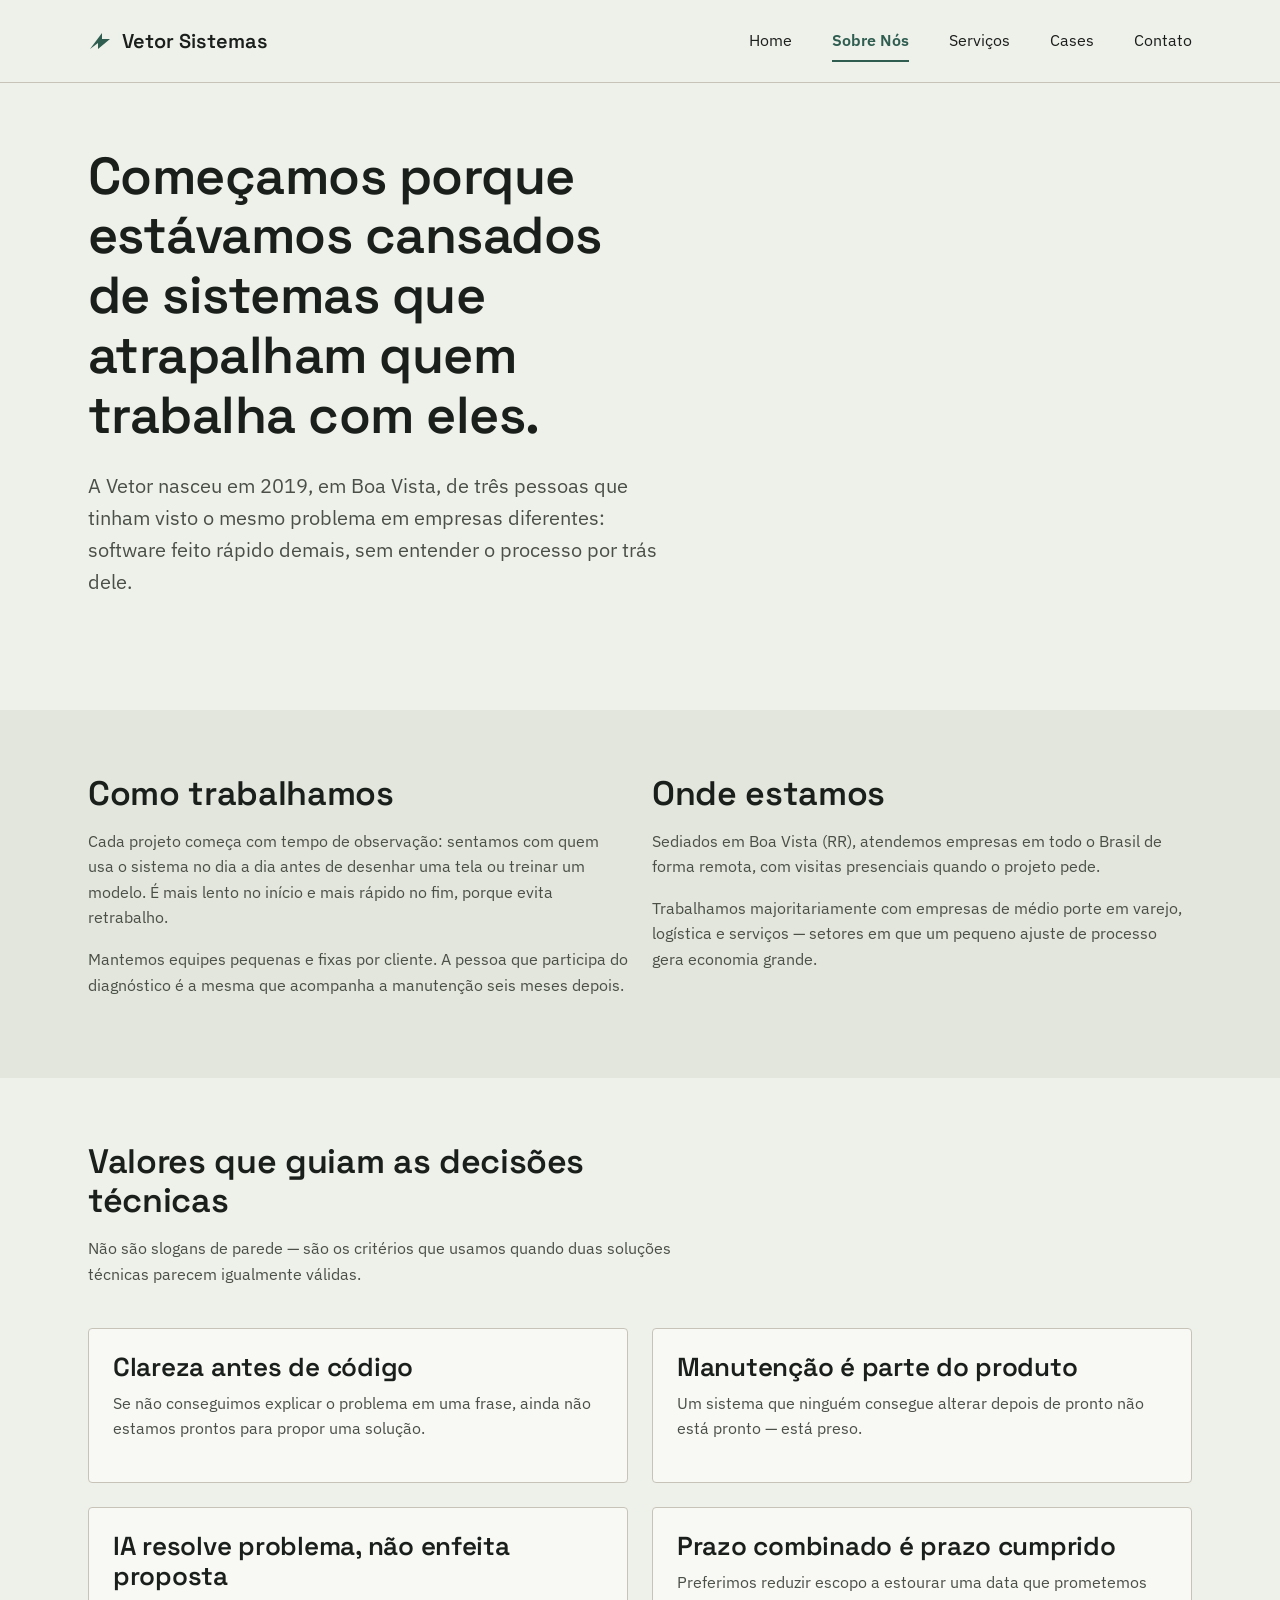
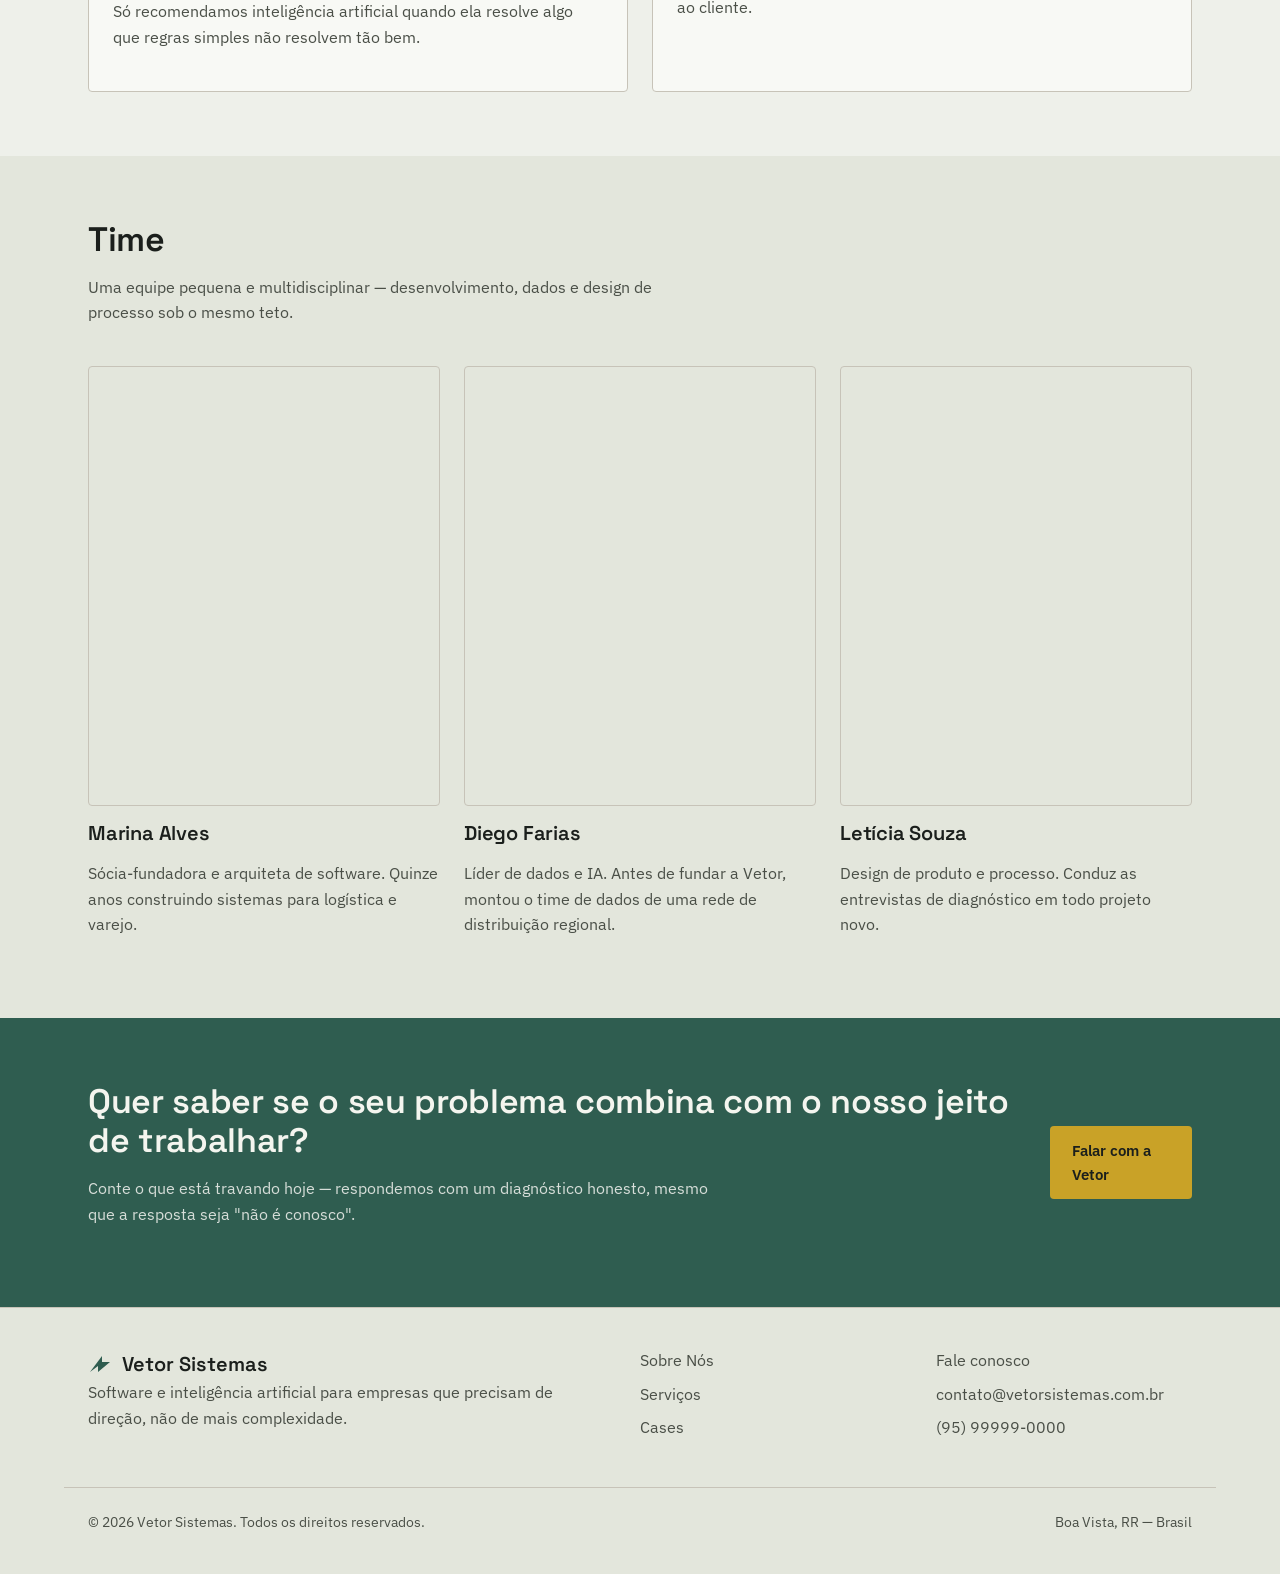
<file: sobre.html>
<!DOCTYPE html>
<html lang="pt-BR">
<head>
  <meta charset="UTF-8">
  <meta name="viewport" content="width=device-width, initial-scale=1.0">
  <title>Sobre Nós — Vetor Sistemas</title>
  <meta name="description" content="Conheça a história, a equipe e os valores da Vetor Sistemas, consultoria em software e inteligência artificial.">
  <link rel="preconnect" href="https://fonts.googleapis.com">
  <link rel="preconnect" href="https://fonts.gstatic.com" crossorigin>
  <link href="https://fonts.googleapis.com/css2?family=IBM+Plex+Sans:wght@400;500;600&family=Space+Grotesk:wght@500;600;700&display=swap" rel="stylesheet">
  <link rel="stylesheet" href="style.css">
</head>
<body>
  <a class="skip-link" href="#conteudo">Pular para o conteúdo</a>

  <header class="site-header">
    <div class="wrap">
      <a class="brand" href="index.html">
        <svg class="brand-mark" viewBox="0 0 24 24" aria-hidden="true"><path d="M2 20 L14 4 L14 10 L22 10 L10 20 L10 14 L2 20 Z"/></svg>
        Vetor Sistemas
      </a>
      <button class="nav-toggle" aria-expanded="false" aria-controls="menu-principal">
        <span class="bar"></span>
        Menu
      </button>
      <nav class="primary-nav" id="menu-principal" aria-label="Navegação principal">
        <ul>
          <li><a href="index.html">Home</a></li>
          <li><a href="sobre.html" aria-current="page">Sobre Nós</a></li>
          <li><a href="servicos.html">Serviços</a></li>
          <li><a href="cases.html">Cases</a></li>
          <li><a href="contato.html">Contato</a></li>
        </ul>
      </nav>
    </div>
  </header>

  <main id="conteudo">
    <section class="hero">
      <div class="wrap">
        <div class="hero-copy">
          <h1>Começamos porque estávamos cansados de sistemas que atrapalham quem trabalha com eles.</h1>
          <p class="lede">A Vetor nasceu em 2019, em Boa Vista, de três pessoas que tinham visto o mesmo problema em empresas diferentes: software feito rápido demais, sem entender o processo por trás dele.</p>
        </div>
      </div>
    </section>

    <section class="section-alt">
      <div class="wrap">
        <div class="grid grid-2">
          <div>
            <h2>Como trabalhamos</h2>
            <p>Cada projeto começa com tempo de observação: sentamos com quem usa o sistema no dia a dia antes de desenhar uma tela ou treinar um modelo. É mais lento no início e mais rápido no fim, porque evita retrabalho.</p>
            <p>Mantemos equipes pequenas e fixas por cliente. A pessoa que participa do diagnóstico é a mesma que acompanha a manutenção seis meses depois.</p>
          </div>
          <div>
            <h2>Onde estamos</h2>
            <p>Sediados em Boa Vista (RR), atendemos empresas em todo o Brasil de forma remota, com visitas presenciais quando o projeto pede.</p>
            <p>Trabalhamos majoritariamente com empresas de médio porte em varejo, logística e serviços — setores em que um pequeno ajuste de processo gera economia grande.</p>
          </div>
        </div>
      </div>
    </section>

    <section>
      <div class="wrap">
        <div class="section-head">
          <h2>Valores que guiam as decisões técnicas</h2>
          <p>Não são slogans de parede — são os critérios que usamos quando duas soluções técnicas parecem igualmente válidas.</p>
        </div>
        <div class="values grid-2">
          <article class="card">
            <h3>Clareza antes de código</h3>
            <p>Se não conseguimos explicar o problema em uma frase, ainda não estamos prontos para propor uma solução.</p>
          </article>
          <article class="card">
            <h3>Manutenção é parte do produto</h3>
            <p>Um sistema que ninguém consegue alterar depois de pronto não está pronto — está preso.</p>
          </article>
          <article class="card">
            <h3>IA resolve problema, não enfeita proposta</h3>
            <p>Só recomendamos inteligência artificial quando ela resolve algo que regras simples não resolvem tão bem.</p>
          </article>
          <article class="card">
            <h3>Prazo combinado é prazo cumprido</h3>
            <p>Preferimos reduzir escopo a estourar uma data que prometemos ao cliente.</p>
          </article>
        </div>
      </div>
    </section>

    <section class="section-alt">
      <div class="wrap">
        <div class="section-head">
          <h2>Time</h2>
          <p>Uma equipe pequena e multidisciplinar — desenvolvimento, dados e design de processo sob o mesmo teto.</p>
        </div>
        <div class="grid grid-3">
          <div>
            <div class="person-photo" role="img" aria-label="Retrato de Marina Alves"></div>
            <h4>Marina Alves</h4>
            <p>Sócia-fundadora e arquiteta de software. Quinze anos construindo sistemas para logística e varejo.</p>
          </div>
          <div>
            <div class="person-photo" role="img" aria-label="Retrato de Diego Farias"></div>
            <h4>Diego Farias</h4>
            <p>Líder de dados e IA. Antes de fundar a Vetor, montou o time de dados de uma rede de distribuição regional.</p>
          </div>
          <div>
            <div class="person-photo" role="img" aria-label="Retrato de Letícia Souza"></div>
            <h4>Letícia Souza</h4>
            <p>Design de produto e processo. Conduz as entrevistas de diagnóstico em todo projeto novo.</p>
          </div>
        </div>
      </div>
    </section>

    <section class="cta-band">
      <div class="wrap">
        <div>
          <h2>Quer saber se o seu problema combina com o nosso jeito de trabalhar?</h2>
          <p>Conte o que está travando hoje — respondemos com um diagnóstico honesto, mesmo que a resposta seja "não é conosco".</p>
        </div>
        <a class="btn btn-accent" href="contato.html">Falar com a Vetor</a>
      </div>
    </section>
  </main>

  <footer class="site-footer">
    <div class="wrap footer-grid">
      <div>
        <a class="brand" href="index.html">
          <svg class="brand-mark" viewBox="0 0 24 24" aria-hidden="true"><path d="M2 20 L14 4 L14 10 L22 10 L10 20 L10 14 L2 20 Z"/></svg>
          Vetor Sistemas
        </a>
        <p>Software e inteligência artificial para empresas que precisam de direção, não de mais complexidade.</p>
      </div>
      <nav class="footer-nav" aria-label="Mapa do site">
        <ul>
          <li><a href="sobre.html">Sobre Nós</a></li>
          <li><a href="servicos.html">Serviços</a></li>
          <li><a href="cases.html">Cases</a></li>
        </ul>
      </nav>
      <nav class="footer-nav" aria-label="Contato">
        <ul>
          <li><a href="contato.html">Fale conosco</a></li>
          <li><a href="mailto:contato@vetorsistemas.com.br">contato@vetorsistemas.com.br</a></li>
          <li><a href="tel:+5595999990000">(95) 99999-0000</a></li>
        </ul>
      </nav>
    </div>
    <div class="wrap footer-bottom">
      <span>© 2026 Vetor Sistemas. Todos os direitos reservados.</span>
      <span>Boa Vista, RR — Brasil</span>
    </div>
  </footer>

  <script src="script.js"></script>
</body>
</html>
</file>
<file: style.css>
/* =========================================================
   Vetor Sistemas — style.css
   Mobile-first. Breakpoints: 640px (tablet), 1024px (desktop)
   ========================================================= */

/* ---------- Design tokens ---------- */
:root {
  --bg: #eef0ea;
  --bg-alt: #e3e6dc;
  --panel: #f8f9f5;
  --ink: #1b1f1c;
  --ink-soft: #4a4f47;
  --line: #c7c3b8;
  --primary: #2f5d50;
  --primary-dark: #1f4038;
  --accent: #c9a227;
  --accent-dark: #a5830f;
  --on-primary: #f4f5ef;

  --font-head: "Space Grotesk", "Segoe UI", sans-serif;
  --font-body: "IBM Plex Sans", "Segoe UI", sans-serif;

  --step-0: 1rem;
  --step-1: 1.25rem;
  --step-2: 1.625rem;
  --step-3: 2.125rem;
  --step-4: 2.75rem;
  --step-5: 3.75rem;

  --space-1: 0.5rem;
  --space-2: 1rem;
  --space-3: 1.5rem;
  --space-4: 2.5rem;
  --space-5: 4rem;
  --space-6: 6rem;

  --radius: 4px;
  --max-width: 72rem;
}

/* ---------- Reset ---------- */
*,
*::before,
*::after {
  box-sizing: border-box;
}

html {
  -webkit-text-size-adjust: 100%;
}

body {
  margin: 0;
  background: var(--bg);
  color: var(--ink);
  font-family: var(--font-body);
  font-size: 1rem;
  line-height: 1.6;
  -webkit-font-smoothing: antialiased;
}

img {
  max-width: 100%;
  display: block;
}

a {
  color: inherit;
}

ul {
  margin: 0;
  padding: 0;
  list-style: none;
}

h1, h2, h3, h4 {
  font-family: var(--font-head);
  font-weight: 600;
  line-height: 1.15;
  margin: 0 0 var(--space-2);
  letter-spacing: -0.01em;
}

h1 { font-size: var(--step-4); }
h2 { font-size: var(--step-3); }
h3 { font-size: var(--step-2); }
h4 { font-size: var(--step-1); }

p {
  margin: 0 0 var(--space-2);
  max-width: 62ch;
  color: var(--ink-soft);
}

.lede {
  font-size: var(--step-1);
  color: var(--ink-soft);
}

/* Visible keyboard focus everywhere */
a:focus-visible,
button:focus-visible,
input:focus-visible,
textarea:focus-visible,
select:focus-visible {
  outline: 2px solid var(--primary);
  outline-offset: 3px;
}

@media (prefers-reduced-motion: reduce) {
  * {
    animation-duration: 0.001ms !important;
    animation-iteration-count: 1 !important;
    transition-duration: 0.001ms !important;
  }
}

/* ---------- Layout helpers ---------- */
.wrap {
  width: 100%;
  max-width: var(--max-width);
  margin-inline: auto;
  padding-inline: var(--space-3);
}

section {
  padding-block: var(--space-5);
}

.section-alt {
  background: var(--bg-alt);
}

.section-head {
  max-width: 40rem;
  margin-bottom: var(--space-4);
}

.rule {
  border: 0;
  border-top: 1px solid var(--line);
  margin: 0;
}

/* ---------- Skip link ---------- */
.skip-link {
  position: absolute;
  left: -999px;
  top: 0;
  background: var(--primary);
  color: var(--on-primary);
  padding: var(--space-1) var(--space-2);
  z-index: 100;
}

.skip-link:focus {
  left: var(--space-2);
  top: var(--space-2);
}

/* ---------- Header / nav ---------- */
.site-header {
  position: sticky;
  top: 0;
  z-index: 20;
  background: var(--bg);
  border-bottom: 1px solid var(--line);
}

.site-header .wrap {
  display: flex;
  align-items: center;
  justify-content: space-between;
  padding-block: var(--space-2);
}

.brand {
  display: flex;
  align-items: center;
  gap: 0.6rem;
  font-family: var(--font-head);
  font-weight: 600;
  font-size: var(--step-1);
  text-decoration: none;
  color: var(--ink);
}

.brand-mark {
  width: 1.5rem;
  height: 1.5rem;
  flex-shrink: 0;
}

.brand-mark path {
  fill: var(--primary);
}

.nav-toggle {
  display: inline-flex;
  align-items: center;
  gap: 0.5rem;
  background: none;
  border: 1px solid var(--line);
  border-radius: var(--radius);
  padding: 0.45rem 0.75rem;
  font-family: var(--font-body);
  font-size: 0.95rem;
  color: var(--ink);
  cursor: pointer;
}

.nav-toggle .bar {
  display: block;
  width: 18px;
  height: 2px;
  background: var(--ink);
  position: relative;
}

.nav-toggle .bar::before,
.nav-toggle .bar::after {
  content: "";
  position: absolute;
  left: 0;
  width: 18px;
  height: 2px;
  background: var(--ink);
}

.nav-toggle .bar::before { top: -6px; }
.nav-toggle .bar::after { top: 6px; }

.primary-nav {
  position: absolute;
  inset-inline: 0;
  top: 100%;
  background: var(--bg);
  border-bottom: 1px solid var(--line);
  display: none;
}

.primary-nav.is-open {
  display: block;
}

.primary-nav ul {
  display: flex;
  flex-direction: column;
  padding: var(--space-2) var(--space-3);
  gap: var(--space-1);
}

.primary-nav a {
  display: block;
  padding: var(--space-1) 0;
  text-decoration: none;
  font-size: var(--step-0);
  border-bottom: 1px solid var(--line);
}

.primary-nav a[aria-current="page"] {
  color: var(--primary);
  font-weight: 600;
}

.primary-nav li:last-child a {
  border-bottom: none;
}

/* ---------- Buttons ---------- */
.btn {
  display: inline-flex;
  align-items: center;
  gap: 0.5rem;
  border-radius: var(--radius);
  padding: 0.7rem 1.3rem;
  font-family: var(--font-body);
  font-weight: 600;
  font-size: 0.95rem;
  text-decoration: none;
  border: 1px solid transparent;
  cursor: pointer;
  transition: background-color 150ms ease, border-color 150ms ease, color 150ms ease;
}

.btn-primary {
  background: var(--primary);
  color: var(--on-primary);
}

.btn-primary:hover {
  background: var(--primary-dark);
}

.btn-accent {
  background: var(--accent);
  color: var(--ink);
}

.btn-accent:hover {
  background: var(--accent-dark);
}

.btn-outline {
  background: transparent;
  border-color: var(--ink);
  color: var(--ink);
}

.btn-outline:hover {
  background: var(--ink);
  color: var(--bg);
}

/* ---------- Hero ---------- */
.hero {
  padding-block: var(--space-5) var(--space-6);
}

.hero .wrap {
  display: grid;
  gap: var(--space-4);
}

.hero-copy h1 {
  margin-bottom: var(--space-3);
}

.hero-actions {
  display: flex;
  flex-wrap: wrap;
  gap: var(--space-2);
  margin-top: var(--space-3);
}

.hero-diagram {
  width: 100%;
  height: auto;
}

/* ---------- Cards / grids ---------- */
.grid {
  display: grid;
  gap: var(--space-3);
  grid-template-columns: 1fr;
}

.card {
  background: var(--panel);
  border: 1px solid var(--line);
  border-radius: var(--radius);
  padding: var(--space-3);
}

.card h3 {
  margin-bottom: var(--space-1);
}

.card .tag {
  display: inline-block;
  font-size: 0.8rem;
  color: var(--primary);
  border: 1px solid var(--primary);
  border-radius: 999px;
  padding: 0.15rem 0.65rem;
  margin-bottom: var(--space-2);
}

/* Stat row */
.stats {
  display: grid;
  gap: var(--space-3);
  grid-template-columns: repeat(2, 1fr);
  padding-block: var(--space-4);
  border-top: 1px solid var(--line);
  border-bottom: 1px solid var(--line);
}

.stat dt {
  font-family: var(--font-head);
  font-size: var(--step-3);
  color: var(--primary);
}

.stat dd {
  margin: 0;
  color: var(--ink-soft);
}

/* Process steps (Serviços) — a real sequence, numbered on purpose */
.steps {
  display: grid;
  gap: var(--space-3);
  counter-reset: step;
}

.step {
  display: grid;
  grid-template-columns: auto 1fr;
  gap: var(--space-2);
  padding-block: var(--space-2);
  border-top: 1px solid var(--line);
}

.step:first-child {
  border-top: none;
}

.step::before {
  counter-increment: step;
  content: counter(step, decimal-leading-zero);
  font-family: var(--font-head);
  font-size: var(--step-2);
  color: var(--line);
}

/* Team */
.person-photo {
  aspect-ratio: 4 / 5;
  background: var(--bg-alt);
  border: 1px solid var(--line);
  border-radius: var(--radius);
  margin-bottom: var(--space-2);
}

/* Values list */
.values {
  display: grid;
  gap: var(--space-3);
}

/* Case studies */
.case-card {
  display: grid;
  gap: var(--space-2);
}

.case-metrics {
  display: flex;
  flex-wrap: wrap;
  gap: var(--space-3);
  margin-top: var(--space-1);
}

.case-metrics div {
  min-width: 6rem;
}

.case-metrics strong {
  display: block;
  font-family: var(--font-head);
  font-size: var(--step-2);
  color: var(--primary);
}

.case-metrics span {
  color: var(--ink-soft);
  font-size: 0.9rem;
}

/* ---------- CTA band ---------- */
.cta-band {
  background: var(--primary);
  color: var(--on-primary);
}

.cta-band h2 {
  color: var(--on-primary);
}

.cta-band p {
  color: #d7ded9;
}

.cta-band .wrap {
  display: flex;
  flex-direction: column;
  gap: var(--space-3);
  align-items: flex-start;
}

/* ---------- Forms (Contato) ---------- */
.form-grid {
  display: grid;
  gap: var(--space-3);
}

.field {
  display: flex;
  flex-direction: column;
  gap: 0.4rem;
}

.field label {
  font-weight: 600;
  font-size: 0.9rem;
}

.field input,
.field select,
.field textarea {
  font: inherit;
  padding: 0.65rem 0.75rem;
  border: 1px solid var(--line);
  border-radius: var(--radius);
  background: var(--panel);
  color: var(--ink);
}

.field textarea {
  resize: vertical;
  min-height: 8rem;
}

.contact-info {
  display: grid;
  gap: var(--space-3);
}

.contact-info h3 {
  margin-bottom: 0.25rem;
}

/* ---------- Footer ---------- */
.site-footer {
  border-top: 1px solid var(--line);
  padding-block: var(--space-4);
  background: var(--bg-alt);
}

.footer-grid {
  display: grid;
  gap: var(--space-4);
}

.footer-nav ul {
  display: flex;
  flex-direction: column;
  gap: 0.5rem;
}

.footer-nav a {
  text-decoration: none;
  color: var(--ink-soft);
}

.footer-nav a:hover {
  color: var(--primary);
}

.footer-bottom {
  margin-top: var(--space-4);
  padding-top: var(--space-3);
  border-top: 1px solid var(--line);
  color: var(--ink-soft);
  font-size: 0.85rem;
  display: flex;
  flex-wrap: wrap;
  gap: var(--space-2);
  justify-content: space-between;
}

/* =========================================================
   Tablet — 640px+
   ========================================================= */
@media (min-width: 640px) {
  .grid-2 { grid-template-columns: repeat(2, 1fr); }
  .stats { grid-template-columns: repeat(4, 1fr); }

  .step {
    grid-template-columns: 4rem 1fr;
  }

  .footer-grid {
    grid-template-columns: 2fr 1fr 1fr;
  }
}

/* =========================================================
   Desktop — 1024px+
   ========================================================= */
@media (min-width: 1024px) {
  :root {
    --step-4: 3.25rem;
    --step-5: 4.5rem;
  }

  .site-header .wrap {
    padding-block: var(--space-3);
  }

  .nav-toggle {
    display: none;
  }

  .primary-nav {
    position: static;
    display: block;
    background: transparent;
    border-bottom: none;
  }

  .primary-nav ul {
    flex-direction: row;
    padding: 0;
    gap: var(--space-4);
  }

  .primary-nav a {
    border-bottom: none;
    padding: 0.25rem 0;
    position: relative;
  }

  .primary-nav a[aria-current="page"]::after {
    content: "";
    position: absolute;
    left: 0;
    right: 0;
    bottom: -4px;
    height: 2px;
    background: var(--primary);
  }

  .hero .wrap {
    grid-template-columns: 1.1fr 0.9fr;
    align-items: center;
  }

  .grid-3 { grid-template-columns: repeat(3, 1fr); }
  .grid-2-desktop { grid-template-columns: repeat(2, 1fr); }

  .cta-band .wrap {
    flex-direction: row;
    align-items: center;
    justify-content: space-between;
  }

  .contato-layout {
    grid-template-columns: 1.2fr 0.8fr;
  }
}
</file>
